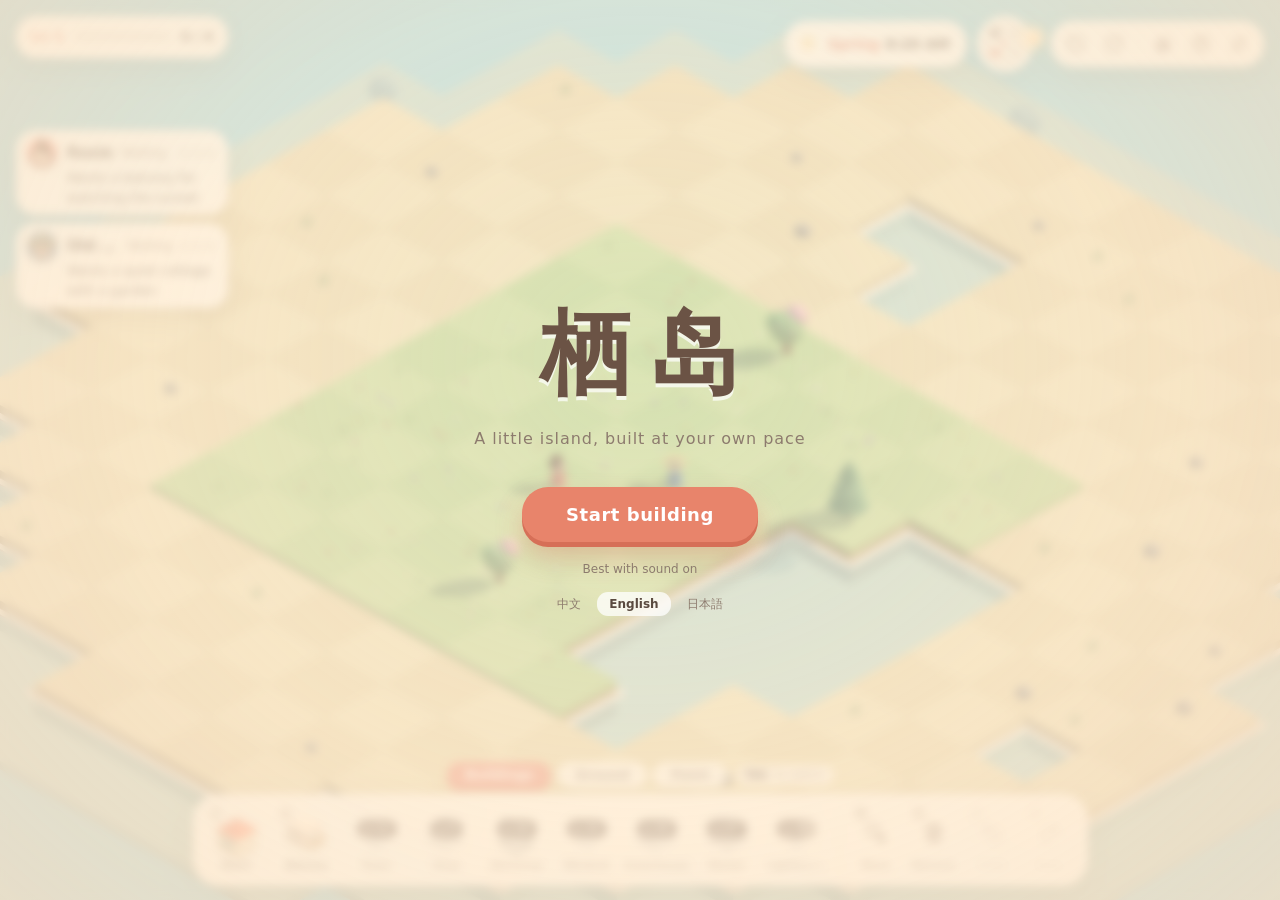
<file: index.html>
<!doctype html>
<html lang="zh-CN">
<head>
<meta charset="utf-8">
<meta name="viewport" content="width=device-width, initial-scale=1, maximum-scale=1, user-scalable=no, viewport-fit=cover">
<meta name="format-detection" content="telephone=no">
<meta name="theme-color" content="#84cfdd">
<title>栖岛</title>
<link rel="stylesheet" href="styles.css">
</head>
<body>
<canvas id="scene"></canvas>
<div id="vignette"></div>

<div id="ui">
  <div id="tags"></div>
  <section id="wishes"></section>
  <div class="panel" id="wish-detail" hidden></div>

  <div class="panel" id="prosper" data-i18n-title="top.prosper">
    <div class="pr-row">
      <span class="pr-lv" id="pr-lv"></span>
      <span class="pr-bar"><i id="pr-fill"></i></span>
      <span class="pr-num" id="pr-num"></span>
      <span class="pr-num" id="pr-num-s"></span>
      <span class="pr-delta" id="pr-delta"></span>
    </div>
    <div class="pr-next" id="pr-next"></div>
  </div>

  <section id="topbar">
    <div class="panel clock" id="clock">
      <span class="clock-icon" id="clock-icon"></span>
      <span class="clock-season" id="clock-season"></span>
      <span class="clock-text" id="clock-text"></span>
    </div>
    <div class="panel compass" id="compass" data-i18n-title="top.compass">
      <div class="dial" id="dial">
        <svg class="rose" viewBox="0 0 44 44" aria-hidden="true">
          <circle class="ring" cx="22" cy="22" r="21.4"/>
          <path class="ticks" d="M34.4 9.6l2.7-2.7M34.4 34.4l2.7 2.7M9.6 34.4l-2.7 2.7M9.6 9.6 6.9 6.9"/>
          <path class="s1" d="M22 29.6 19.5 22H22z"/><path class="s2" d="M22 29.6 24.5 22H22z"/>
          <path class="n1" d="M22 14.4 19.5 22H22z"/><path class="n2" d="M22 14.4 24.5 22H22z"/>
          <circle class="pin" cx="22" cy="22" r="1.2"/>
        </svg>
        <span class="n" data-i18n="compass.0"></span><span class="e" data-i18n="compass.1"></span><span class="s" data-i18n="compass.2"></span><span class="w" data-i18n="compass.3"></span>
        <i class="sky sun" id="sky-sun"><svg viewBox="0 0 16 16" aria-hidden="true"><circle cx="8" cy="8" r="3.2"/><path d="M8 1.4v1.7M8 12.9v1.7M1.4 8h1.7M12.9 8h1.7M3.3 3.3l1.2 1.2M11.5 11.5l1.2 1.2M3.3 12.7l1.2-1.2M11.5 4.5l1.2-1.2"/></svg></i>
        <i class="sky moon" id="sky-moon"><svg viewBox="0 0 24 24" aria-hidden="true"><path d="M19.6 14.9A8 8 0 1 1 9.1 4.4a6.5 6.5 0 0 0 10.5 10.5z"/><path d="M17.6 2.6l.9 2.1 2.1.9-2.1.9-.9 2.1-.9-2.1-2.1-.9 2.1-.9z"/></svg></i>
      </div>
    </div>
    <div class="panel pill">
      <button class="icon-btn" id="cam-left" data-i18n-title="top.camLeft"></button>
      <button class="icon-btn" id="cam-right" data-i18n-title="top.camRight"></button>
      <span class="sep"></span>
      <button class="icon-btn" id="btn-tags" data-i18n-title="top.tags"></button>
      <button class="icon-btn" id="btn-help" data-i18n-title="top.help"></button>
      <button class="icon-btn" id="btn-settings" data-i18n-title="top.settings"></button>
    </div>
  </section>

  <div class="panel" id="settings" hidden>
    <label><span class="s-icon" id="ico-music"></span><span data-i18n="set.music"></span><input type="range" id="vol-music" min="0" max="100" value="70"></label>
    <div class="s-row"><span class="s-icon"></span><span data-i18n="set.track"></span><select id="track"></select><button class="icon-btn mini" id="btn-next" data-i18n-title="music.next"></button></div>
    <div class="s-note" id="now-playing" hidden></div>
    <label><span class="s-icon" id="ico-sfx"></span><span data-i18n="set.sfx"></span><input type="range" id="vol-sfx" min="0" max="100" value="80"></label>
    <div class="s-row"><span class="s-icon" id="ico-fps"></span><span data-i18n="set.fps"></span><div class="seg" id="fps-seg"></div></div>
    <div class="s-note" id="fps-note" hidden></div>
    <label class="s-check"><input type="checkbox" id="show-fps"><span data-i18n="set.showFps"></span></label>
    <div class="s-row"><span class="s-icon" id="ico-quality"></span><span data-i18n="set.quality"></span><div class="seg" id="quality-seg"></div></div>
    <div class="s-row test-only" hidden><span class="s-icon" id="ico-season"></span><span data-i18n="set.season"></span><div class="seg" id="season-seg"></div></div>
    <div class="s-row test-only" hidden><span class="s-icon" id="ico-wx"></span><span data-i18n="set.wx"></span><div class="seg" id="wx-seg"></div></div>
    <div class="s-row"><span class="s-icon" id="ico-theme"></span><span data-i18n="set.theme"></span><select id="theme"></select></div>
    <div class="s-row phone-only"><span class="s-icon" id="ico-hand"></span><span data-i18n="set.hand"></span><div class="seg" id="hand-seg"></div></div>
    <div class="s-row"><span class="s-icon" id="ico-lang"></span><span data-i18n="set.lang"></span><select id="lang"></select></div>
    <div class="s-btns">
      <button class="text-btn plain" id="btn-backup" data-i18n="set.backup"></button>
      <button class="text-btn plain" id="btn-feedback" data-i18n="set.feedback" hidden></button>
      <button class="text-btn plain" id="btn-credits" data-i18n="set.credits"></button>
    </div>
    <button class="text-btn" id="btn-reset"></button>
  </div>
  <div id="shade"></div>

  <div id="bubbles"></div>
  <div id="hint"></div>
  <div id="toast"></div>
  <div id="fps" hidden></div>
  <div class="panel" id="tooltip"></div>
  <div class="panel" id="tutorial" hidden></div>
  <div class="panel" id="feedback" hidden>
    <h3 data-i18n="fb.title"></h3>
    <div class="seg" id="fb-kind"></div>
    <textarea id="fb-text" rows="5" data-i18n-ph="fb.text"></textarea>
    <input type="email" id="fb-contact" maxlength="120" autocomplete="email" data-i18n-ph="fb.contact">
    <p class="s-note" data-i18n="fb.note"></p>
    <div class="tut-foot"><span class="fb-msg" id="fb-msg"></span><button class="tut-skip" id="fb-cancel" data-i18n="fb.cancel"></button><button class="tut-next" id="fb-send" data-i18n="fb.send"></button></div>
  </div>
  <div class="panel" id="backup" hidden>
    <h3 data-i18n="bk.title"></h3>
    <div class="seg" id="bk-mode"><button data-mode="out" data-i18n="bk.out"></button><button data-mode="in" data-i18n="bk.in"></button></div>
    <p class="s-note" id="bk-note"></p>
    <textarea id="bk-text" rows="5" spellcheck="false" autocomplete="off" autocapitalize="off" autocorrect="off"></textarea>
    <div class="tut-foot"><span class="fb-msg" id="bk-msg"></span><button class="tut-skip" id="bk-close" data-i18n="cr.close"></button><button class="tut-next" id="bk-go"></button></div>
  </div>
  <div class="panel" id="credits" hidden>
    <h3 data-i18n="cr.title"></h3>
    <div class="cr-body" id="cr-body"></div>
    <div class="tut-foot"><span class="fb-msg" id="cr-ver"></span><button class="tut-next" id="cr-close" data-i18n="cr.close"></button></div>
  </div>
  <div class="panel" id="album" hidden>
    <h3><span data-i18n="al.title"></span><b id="al-count"></b></h3>
    <div class="al-grid" id="al-grid"></div>
    <div class="al-info" id="al-info"></div>
    <div class="tut-foot"><span class="fb-msg" id="al-note"></span><button class="tut-next" id="al-close" data-i18n="cr.close"></button></div>
  </div>
  <div id="scrim"></div>
  <div id="levelup"></div>

  <section id="toolbar-wrap">
    <div id="aimbar" hidden>
      <span id="aim-text"></span>
      <button class="aim-btn" id="aim-rot" data-i18n-title="aim.rot"></button>
      <button class="aim-btn ok" id="aim-ok"></button>
      <button class="aim-btn" id="aim-no" data-i18n-title="aim.no"></button>
    </div>
    <div id="people"></div>
    <div id="tabrow"><div id="tabs"></div><div id="cams"></div></div>
    <div class="panel" id="toolbar"><div id="tool-list"></div><span class="tb-sep"></span><div id="acts"></div></div>
  </section>
</div>

<div id="start">
  <div class="start-card">
    <h1 data-i18n="logo">栖岛</h1>
    <p class="sub" data-i18n="start.sub"></p>
    <button id="btn-start" data-i18n="start.btn"></button>
    <p class="tip" data-i18n="start.tip"></p>
    <div class="langs" id="start-langs"></div>
  </div>
</div>

<div id="fatal" hidden></div>

<script>
// 游戏的程序没能加载（断网、文件取不到、浏览器太旧）时给一句提示，免得停在只有标题的画面。
// 这时候语言文件也没加载，所以三种语言的提示直接写在这里。
function bootFail() {
  var el = document.getElementById('fatal');
  if (window.__booted || !el.hidden) return;
  var lang = (navigator.language || '').toLowerCase();
  el.dataset.boot = '1';
  el.textContent =
    lang.indexOf('zh') === 0
      ? '游戏没能加载出来。\n请检查网络后刷新页面；还是不行的话，换用最新版的 Chrome 或 Edge 试试。'
      : lang.indexOf('ja') === 0
        ? 'ゲームを読み込めませんでした。\n通信状況を確認して、ページを再読み込みしてください。それでも動かない場合は、最新版の Chrome か Edge でお試しください。'
        : "The game couldn't load.\nCheck your connection and refresh the page. If that doesn't help, try the latest Chrome or Edge.";
  el.hidden = false;
}
setTimeout(bootFail, 20000);
</script>
<script type="module" src="src/main.js" onerror="bootFail()"></script>
</body>
</html>
</file>
<file: styles.css>
:root {
  --ink: #5a4a40;
  --ink-soft: #8d7b6e;
  /* 下面这几样会跟着游戏里的昼夜变（ui.js 的 THEME）：纸面、填充用的底色、凸起的白、面板描边、表示变好和变差的字 */
  --paper-rgb: 255, 249, 238;
  --tint-rgb: 120, 90, 60;
  --raise-rgb: 255, 255, 255;
  --edge: rgba(255, 255, 255, 0.75);
  --good: #4f8a42;
  --warn: #b9543f;
  --paper: rgba(var(--paper-rgb), 0.9);
  --paper-solid: rgb(var(--paper-rgb));
  --line: rgba(var(--tint-rgb), 0.14);
  --accent: #e8846b;
  --accent-deep: #d66f57;
  --leaf: #79b56a;
  --gold: #f2c261;
  --bad: #d9705a;
  --shadow: 0 10px 28px rgba(90, 60, 40, 0.16), 0 2px 6px rgba(90, 60, 40, 0.08);
  --spring: cubic-bezier(0.34, 1.56, 0.64, 1);
  --tool: clamp(46px, 5.4vw, 66px);
  /* 设置面板的宽度和左边那列标签的宽度：各种语言的字数不一样 */
  --set-w: 236px;
  --set-label: 34px;
  font-family: "HarmonyOS Sans SC", "PingFang SC", "Microsoft YaHei UI", "Microsoft YaHei", "Noto Sans SC", sans-serif;
}
/* 英文和日文各用自己的字体；日文如果落到中文字体上，不少汉字的写法会不对 */
:root:lang(en) {
  --set-w: 272px;
  --set-label: 62px;
  font-family: "Segoe UI", system-ui, -apple-system, "Helvetica Neue", Arial, "PingFang SC", "Microsoft YaHei UI", "Microsoft YaHei", sans-serif;
}
:root:lang(ja) {
  --set-w: 262px;
  --set-label: 54px;
  font-family: "Hiragino Sans", "Yu Gothic UI", "Yu Gothic", "Meiryo", "Noto Sans JP", sans-serif;
}

* { box-sizing: border-box; margin: 0; padding: 0; }

html, body {
  height: 100%;
  overflow: hidden;
  background: #84cfdd;
  color: var(--ink);
  user-select: none;
  -webkit-user-select: none;
  font-size: 14px;
  line-height: 1.5;
}

/* 手机浏览器：整页不许被拖动、回弹、双击放大；长按不弹菜单，点按不闪灰块 */
body { position: fixed; width: 100%; overscroll-behavior: none; touch-action: manipulation; -webkit-tap-highlight-color: transparent; -webkit-touch-callout: none; -webkit-text-size-adjust: 100%; text-size-adjust: 100%; }
/* 整页禁了选字，输入框要单独放开，不然有的手机上点不进去 */
input, textarea { user-select: text; -webkit-user-select: text; }

button { font: inherit; color: inherit; border: 0; background: none; cursor: pointer; }
button:focus-visible, input:focus-visible { outline: 2px solid var(--accent); outline-offset: 2px; }

#scene { position: fixed; top: 0; right: 0; bottom: 0; left: 0; width: 100%; height: 100%; display: block; touch-action: none; cursor: default; }
#scene.grabbing { cursor: grabbing; }

#vignette {
  position: fixed; top: 0; right: 0; bottom: 0; left: 0; pointer-events: none;
  background: radial-gradient(ellipse at 50% 45%, transparent 58%, rgba(70, 45, 30, 0.2) 100%);
  transition: opacity 2s;
}

/* 界面避开刘海和底部的横条 */
#ui {
  position: fixed; top: 0; right: 0; bottom: 0; left: 0; pointer-events: none;
  top: env(safe-area-inset-top, 0px); right: env(safe-area-inset-right, 0px); bottom: env(safe-area-inset-bottom, 0px); left: env(safe-area-inset-left, 0px);
}

.panel {
  background: var(--paper);
  -webkit-backdrop-filter: blur(12px) saturate(1.2);
  backdrop-filter: blur(12px) saturate(1.2);
  border: 1px solid var(--edge);
  border-radius: 22px;
  box-shadow: var(--shadow);
  pointer-events: auto;
}

/* ---------- 居民愿望 ---------- */

/* 居民多了以后可以滚动；留出内边距，卡片的阴影才不会被裁掉 */
#wishes {
  position: absolute; left: 0; top: 0; display: flex; flex-direction: column; gap: 8px;
  width: min(344px, calc(44vw + 44px)); max-height: calc(100% - var(--tool) - 104px);
  padding: 16px 28px 30px 16px; overflow-y: auto; scrollbar-width: none;
}
#wishes::-webkit-scrollbar { display: none; }

.arrival {
  display: none; flex: none; order: 3; align-self: flex-start; align-items: center; gap: 8px; padding: 5px 12px; border-radius: 14px;
  font-size: 12px; color: var(--ink-soft); background: rgba(var(--paper-rgb), 0.8);
  -webkit-backdrop-filter: blur(8px); backdrop-filter: blur(8px); box-shadow: 0 3px 10px rgba(90, 60, 40, 0.1);
}
.arrival.show { display: flex; }
.arrival b { color: var(--ink); font-weight: 700; white-space: nowrap; }
.arrival.coming span { color: var(--good); animation: pulse 1.4s ease-in-out infinite; }
.arrival.coming span::after { content: "…"; }
/* 居民数这一颗同时是图鉴的入口：前面一本小册子；图鉴里新点亮了人时描一圈金边，打开看过就收起 */
.arrival { cursor: pointer; pointer-events: auto; }
.arrival .al-ico { flex: none; width: 15px; height: 15px; margin-right: -3px; color: var(--accent-deep); }
.arrival .al-ico svg { display: block; width: 100%; height: 100%; fill: none; stroke: currentColor; stroke-width: 2; stroke-linecap: round; stroke-linejoin: round; }
.arrival.fresh { box-shadow: 0 0 0 2px var(--gold); animation: fresh 1.3s ease-in-out infinite; }
@keyframes pulse { 50% { opacity: 0.45; } }

.wish {
  position: relative; flex: none;
  display: flex; gap: 12px; align-items: flex-start; padding: 12px 14px;
  background: var(--paper);
  -webkit-backdrop-filter: blur(12px) saturate(1.2);
  backdrop-filter: blur(12px) saturate(1.2);
  border: 1px solid var(--edge);
  border-radius: 20px; box-shadow: var(--shadow);
  pointer-events: auto; cursor: pointer; text-align: left; width: 100%;
  transition: transform 0.25s var(--spring);
}
.wish:hover { transform: translateY(-2px); }
.wish.celebrate { animation: celebrate 0.7s var(--spring); }
.wish.enter { animation: slide-in 0.7s var(--spring), glow 2.4s ease-out; }
@keyframes slide-in { from { opacity: 0; transform: translateX(-40px) scale(0.94); } }
@keyframes glow { 0%, 60% { box-shadow: var(--shadow), 0 0 0 3px var(--gold); } }

/* 已经满意的居民收成一行 */
.wish.compact { padding: 7px 14px 7px 10px; align-items: center; }
.wish.compact .avatar { width: 30px; height: 30px; }
.wish.compact .wish-text, .wish.compact .wish-need { display: none; }
.wish.compact:hover { align-items: flex-start; }
.wish.compact:hover .wish-text, .wish.compact:hover .wish-need { display: block; }
.wish.compact .wish-preview { right: 10px; top: 9px; }
@keyframes celebrate { 0% { transform: scale(1); } 35% { transform: scale(1.06) rotate(-1deg); } 100% { transform: scale(1); } }

.avatar {
  flex: none; width: 44px; height: 44px; border-radius: 50%;
  background: var(--c); display: grid; place-items: center; overflow: hidden;
  box-shadow: inset 0 -4px 0 rgba(0, 0, 0, 0.08), 0 2px 6px rgba(90, 60, 40, 0.18);
  transition: transform 0.3s var(--spring);
}
.avatar svg { width: 100%; height: 100%; display: block; }
.wish.up .avatar { transform: scale(1.12) rotate(-6deg); }
.wish.down .avatar { transform: scale(0.94) rotate(5deg); }

.wish-body { min-width: 0; flex: 1; }
.wish-top { display: flex; align-items: center; gap: 8px; }
.wish-top b { font-size: 15px; font-weight: 700; white-space: nowrap; }
.tier { font-size: 12px; color: var(--ink-soft); white-space: nowrap; }
.pips { display: flex; gap: 4px; margin-left: auto; }
.pips i { width: 9px; height: 9px; border-radius: 50%; background: rgba(var(--tint-rgb), 0.16); transition: background 0.3s, transform 0.3s var(--spring); }
.pips i.on { background: var(--gold); transform: scale(1.15); box-shadow: 0 0 0 2px rgba(242, 194, 97, 0.25); }
.wish-text { font-size: 13px; margin-top: 2px; }
.wish-need { font-size: 12px; color: var(--ink-soft); margin-top: 4px; }
.wish-need span { display: block; }
.wish-need span::before { content: "· "; }

/* 新想法：第四颗圆点和卡片上多出来的一行 */
.pips i.star { display: none; border-radius: 3px; transform: rotate(45deg) scale(0.82); }
.wish.has-bonus .pips i.star { display: block; }
.pips i.star.on { background: var(--accent); transform: rotate(45deg) scale(0.98); box-shadow: 0 0 0 2px rgba(232, 132, 107, 0.25); }
.wish-bonus { display: none; font-size: 12px; margin-top: 4px; color: var(--ink); }
.wish.has-bonus .wish-bonus { display: block; }
.wish-bonus em { font-style: normal; font-weight: 700; font-size: 11px; padding: 1px 7px; margin-right: 6px; border-radius: 8px; background: rgba(232, 132, 107, 0.18); color: var(--accent-deep); }
.wish.bonus-done .wish-bonus { color: var(--ink-soft); }
.wish.bonus-done .wish-bonus em { background: rgba(121, 181, 106, 0.2); color: var(--good); }
.wish.compact.bonus-done .wish-bonus { display: none; }
.wish.compact.bonus-done:hover .wish-bonus { display: block; }
/* 摆放预览：盖在卡片右上角，临时替换掉评价和圆点 */
.wish-preview {
  position: absolute; right: 12px; top: 11px; pointer-events: none;
  font-size: 12px; font-weight: 700; padding: 2px 9px; border-radius: 10px; white-space: nowrap;
  opacity: 0; transform: translateY(-4px); transition: opacity 0.15s, transform 0.25s var(--spring);
}
.wish.up .pips, .wish.down .pips, .wish.up .tier, .wish.down .tier { visibility: hidden; }
.wish.up .wish-preview { opacity: 1; transform: none; background: rgba(121, 181, 106, 0.2); color: var(--good); }
.wish.down .wish-preview { opacity: 1; transform: none; background: rgba(217, 112, 90, 0.18); color: var(--warn); }

/* 手机上点头像展开的愿望；电脑上卡片本身就是展开的，用不到 */
#wish-detail { display: none; }
#wish-detail.fade { opacity: 0; transition: opacity 0.9s; }
#pr-num-s { display: none; }

/* ---------- 繁荣度 ---------- */

#prosper {
  position: absolute; left: 50%; top: 16px; transform: translateX(-50%);
  padding: 8px 16px 9px; border-radius: 20px; width: max-content; max-width: min(430px, calc(100vw - 700px));
}
.pr-row { display: flex; align-items: center; gap: 10px; white-space: nowrap; }
.pr-lv { font-weight: 800; font-size: 14px; color: var(--accent-deep); }
.pr-bar { flex: 1; min-width: 90px; height: 9px; border-radius: 5px; background: rgba(var(--tint-rgb), 0.13); overflow: hidden; }
.pr-bar i { display: block; height: 100%; width: 0; border-radius: 5px; background: linear-gradient(90deg, var(--gold), var(--accent)); transition: width 0.6s var(--spring); }
.pr-num { font-size: 13px; font-weight: 700; font-variant-numeric: tabular-nums; }
.pr-delta { font-size: 12px; font-weight: 800; min-width: 0; padding: 0; border-radius: 9px; transition: opacity 0.15s; }
.pr-delta:empty { display: none; }
.pr-delta.pop { animation: delta-pop 1.9s ease-out both; }
@keyframes delta-pop {
  0% { opacity: 0; transform: translateY(7px) scale(0.7); }
  10% { opacity: 1; transform: translateY(-2px) scale(1.18); }
  18% { transform: none; }
  78% { opacity: 1; transform: none; }
  100% { opacity: 0; transform: translateY(-7px); }
}
.pr-delta.up { padding: 1px 7px; background: rgba(121, 181, 106, 0.22); color: var(--good); }
.pr-delta.down { padding: 1px 7px; background: rgba(217, 112, 90, 0.18); color: var(--warn); }
.pr-next { margin-top: 3px; font-size: 12px; color: var(--ink-soft); display: flex; flex-wrap: wrap; gap: 0 10px; }
.pr-next b { color: var(--ink); font-weight: 700; }
.pr-next span + span::before { content: "· "; }
#prosper.bump { animation: bump 0.5s var(--spring); }
@keyframes bump { 35% { transform: translateX(-50%) scale(1.06); } }

/* 升级提示 */
#levelup { position: absolute; top: 0; right: 0; bottom: 0; left: 0; display: grid; place-items: start center; padding-top: 86px; pointer-events: none; opacity: 0; visibility: hidden; transition: opacity 0.6s, visibility 0.6s; }
#levelup.show { opacity: 1; visibility: visible; }
.lu-card {
  text-align: center; padding: 14px 36px 16px; border-radius: 26px;
  background: rgba(var(--paper-rgb), 0.95); box-shadow: 0 18px 50px rgba(90, 60, 40, 0.28), 0 0 0 3px var(--gold);
}
#levelup.show .lu-card { animation: lu-in 0.7s var(--spring); }
@keyframes lu-in { from { transform: translateY(24px) scale(0.86); opacity: 0; } }
.lu-kicker { font-size: 12px; font-weight: 700; letter-spacing: 0.2em; color: var(--accent-deep); }
.lu-card h2 { font-size: 24px; font-weight: 800; letter-spacing: 0.08em; color: var(--ink); margin: 0 0 4px; }
.lu-card ul { list-style: none; font-size: 13px; color: var(--ink); display: flex; flex-wrap: wrap; justify-content: center; gap: 0 14px; max-width: 460px; }
.lu-card li { padding: 1px 0; }

/* ---------- 右上角 ---------- */

#topbar { position: absolute; right: 16px; top: 16px; display: flex; gap: 10px; align-items: center; }

.clock { display: flex; align-items: center; gap: 8px; padding: 0 16px 0 12px; height: 46px; font-weight: 700; font-variant-numeric: tabular-nums; }
.clock-icon { width: 22px; height: 22px; color: var(--gold); display: grid; }
.clock-icon.moon { color: #8f9ad0; }
.clock-season { margin-right: -2px; font-weight: 800; color: var(--accent-deep); }
/* 画质选"低"的时候，界面的毛玻璃效果也关掉：它在弱一些的显卡上很费 */
body.lowfx * { -webkit-backdrop-filter: none !important; backdrop-filter: none !important; }
.s-row.test-only[hidden] { display: none; }
/* 只在测试版出现的开关：名字单独一行，按钮在下面占满，英文的四个季节名才排得下 */
.s-row.test-only { flex-wrap: wrap; row-gap: 4px; }
.s-row.test-only > span:nth-child(2) { flex: 1; width: auto; }
.s-row.test-only .seg { flex: 0 0 100%; }

/* 指南针：表盘跟着镜头转，红针指北；太阳（夜里是月亮）骑在外圈上，东升西落 */
.compass { position: relative; z-index: 1; width: 56px; height: 56px; border-radius: 50%; padding: 0; display: grid; place-items: center; }
.dial { --rot: 0rad; --orbit: 29px; --sky-k: 1; position: relative; width: 44px; height: 44px; border-radius: 50%; font-size: 11px; color: var(--ink-soft); transform: rotate(var(--rot)); }
.dial span { position: absolute; width: 14px; height: 14px; line-height: 14px; text-align: center; transform: rotate(calc(var(--rot) * -1)); }
.dial .n { left: 15px; top: 1px; color: var(--ink); font-weight: 700; }
.dial .s { left: 15px; bottom: 1px; opacity: 0.7; }
.dial .e { right: 1px; top: 15px; opacity: 0.7; }
.dial .w { left: 1px; top: 15px; color: var(--accent-deep); font-weight: 700; }
.rose { position: absolute; inset: 0; width: 100%; height: 100%; overflow: visible; }
.rose .ring { fill: rgba(var(--tint-rgb), 0.05); stroke: rgba(var(--tint-rgb), 0.16); stroke-width: 1; }
.rose .ticks { fill: none; stroke: rgba(var(--tint-rgb), 0.3); stroke-width: 1.2; stroke-linecap: round; }
.rose .n1 { fill: var(--accent); }
.rose .n2 { fill: var(--accent-deep); }
.rose .s1 { fill: rgba(var(--tint-rgb), 0.2); }
.rose .s2 { fill: rgba(var(--tint-rgb), 0.34); }
.rose .pin { fill: var(--paper-solid); }
.sky {
  --a: 0rad; position: absolute; left: 50%; top: 50%; width: 18px; height: 18px; margin: -9px 0 0 -9px; border-radius: 50%;
  display: grid; place-items: center; background: var(--paper-solid); opacity: 0; pointer-events: none; transition: opacity 0.9s;
  transform: rotate(var(--a)) translateY(calc(var(--orbit) * -1)) rotate(calc(var(--a) * -1 - var(--rot))) scale(var(--sky-k));
}
.sky.on { opacity: 1; }
.sky svg { width: 13px; height: 13px; fill: currentColor; }
.sky.sun { color: #f0a52e; box-shadow: 0 0 0 1px rgba(240, 165, 46, 0.35), 0 0 8px 2px rgba(242, 194, 97, 0.6); }
.sky.sun path { fill: none; stroke: currentColor; stroke-width: 1.5; stroke-linecap: round; }
.sky.moon { color: #8f9ad0; box-shadow: 0 0 0 1px rgba(143, 154, 208, 0.4), 0 0 8px 2px rgba(150, 165, 235, 0.45); }
.sky.moon svg { width: 12px; height: 12px; }

.pill { display: flex; align-items: center; gap: 2px; padding: 4px 6px; height: 46px; }
.pill .sep { width: 1px; height: 20px; background: var(--line); margin: 0 4px; }
.icon-btn { width: 36px; height: 36px; border-radius: 12px; display: grid; place-items: center; color: var(--ink-soft); transition: background 0.15s, transform 0.2s var(--spring), color 0.15s; }
.icon-btn svg, .clock-icon svg, .s-icon svg { width: 20px; height: 20px; fill: none; stroke: currentColor; stroke-width: 2; stroke-linecap: round; stroke-linejoin: round; }
.icon-btn:hover { background: rgba(232, 132, 107, 0.14); color: var(--accent-deep); transform: translateY(-1px); }
.icon-btn:active { transform: scale(0.9); }
.icon-btn.on { background: rgba(232, 132, 107, 0.2); color: var(--accent-deep); }

#settings { position: absolute; right: 16px; top: 72px; padding: 14px 16px; display: flex; flex-direction: column; gap: 12px; width: var(--set-w); }
#settings[hidden] { display: none; }
#settings { z-index: 4; }
/* 设置开着的时候垫一层看不见的幕：点设置以外的地方就把它关掉，这一下不会落到小岛上 */
#shade { display: none; position: fixed; top: 0; right: 0; bottom: 0; left: 0; z-index: 3; pointer-events: auto; }
#settings:not([hidden]) ~ #shade { display: block; }
/* 只在手机版式里出现的设置项 */
.s-row.phone-only { display: none; }
#settings label { display: flex; align-items: center; gap: 8px; font-size: 13px; }
#settings label span:nth-child(2) { flex: none; width: var(--set-label); }
.s-icon { display: grid; flex: none; width: 20px; color: var(--ink-soft); }
input[type="range"] { flex: 1; min-width: 0; height: 22px; accent-color: var(--accent); cursor: pointer; }
.s-row { display: flex; align-items: center; gap: 8px; font-size: 13px; }
.s-row > span:nth-child(2) { flex: none; width: var(--set-label); }
#settings select {
  flex: 1; min-width: 0; height: 26px; padding: 0 6px; border: 0; border-radius: 9px; font: inherit; font-size: 12px; color: var(--ink);
  background: rgba(var(--tint-rgb), 0.08); cursor: pointer;
}
#settings select option { background: rgb(var(--paper-rgb)); color: var(--ink); }
#settings select:focus-visible { outline: 2px solid var(--accent); outline-offset: 2px; }
.icon-btn.mini { flex: none; width: 26px; height: 26px; border-radius: 9px; }
.icon-btn.mini svg { width: 16px; height: 16px; }
.icon-btn:disabled { opacity: 0.35; cursor: default; transform: none; background: none; }
.seg { flex: 1; display: flex; padding: 2px; border-radius: 11px; background: rgba(var(--tint-rgb), 0.08); }
.seg button { flex: 1; padding: 4px 0; border-radius: 9px; font-size: 12px; font-weight: 700; color: var(--ink-soft); font-variant-numeric: tabular-nums; transition: background 0.15s, color 0.15s; }
.seg button:hover { color: var(--accent-deep); }
.seg button.on { background: var(--accent); color: #fff; }
.s-note { margin-top: -6px; font-size: 11.5px; line-height: 1.5; color: var(--ink-soft); }
.s-note[hidden] { display: none; }
#settings .s-check { cursor: pointer; }
#settings label.s-check span:nth-child(2) { width: auto; }
#settings .s-check input { width: 15px; height: 15px; margin: 0 3px 0 2px; accent-color: var(--accent); cursor: pointer; }
#fps { position: absolute; right: 14px; bottom: 12px; padding: 3px 9px; border-radius: 9px; background: rgba(60, 45, 35, 0.55); color: #fff; font-size: 12px; font-variant-numeric: tabular-nums; line-height: 1.45; white-space: pre; pointer-events: none; }
#fps[hidden] { display: none; }
.text-btn { align-self: flex-start; padding: 6px 14px; border-radius: 12px; background: rgba(var(--tint-rgb), 0.08); font-size: 13px; transition: background 0.15s; }
.text-btn:hover { background: rgba(217, 112, 90, 0.18); }
.text-btn.confirm { background: var(--bad); color: #fff; }
.text-btn.plain:hover { background: rgba(var(--tint-rgb), 0.16); }
.s-btns { display: flex; flex-wrap: wrap; gap: 8px; }

/* ---------- 反馈与建议 ---------- */

#feedback, #credits, #backup { position: absolute; left: 50%; top: 50%; transform: translate(-50%, -50%); width: min(400px, calc(100vw - 32px)); max-height: calc(100% - 32px); overflow-y: auto; padding: 16px 18px 14px; display: flex; flex-direction: column; gap: 10px; animation: pop-in 0.3s var(--spring); z-index: 6; background: rgba(var(--paper-rgb), 0.97); }
#feedback[hidden], #credits[hidden], #backup[hidden] { display: none; }
/* 弹窗后面的暗幕：挡住工具栏和小岛，点一下暗幕就关掉弹窗 */
#scrim { display: none; position: fixed; top: 0; right: 0; bottom: 0; left: 0; z-index: 5; background: rgba(40, 30, 26, 0.38); pointer-events: auto; animation: fade-in 0.2s; }
#feedback:not([hidden]) ~ #scrim, #credits:not([hidden]) ~ #scrim, #backup:not([hidden]) ~ #scrim { display: block; }
@keyframes fade-in { from { opacity: 0; } }
@keyframes pop-in { from { opacity: 0; transform: translate(-50%, calc(-50% + 14px)); } to { opacity: 1; transform: translate(-50%, -50%); } }
#feedback h3, #credits h3, #backup h3 { font-size: 16px; }
#feedback textarea, #feedback input, #backup textarea {
  width: 100%; padding: 8px 10px; border: 0; border-radius: 12px; font: inherit; font-size: 13px; line-height: 1.6; color: var(--ink);
  background: rgba(var(--tint-rgb), 0.08);
}
#feedback textarea { min-height: 96px; max-height: 40vh; resize: vertical; }
#feedback textarea::placeholder, #feedback input::placeholder, #backup textarea::placeholder { color: var(--ink-soft); opacity: 0.75; }
#feedback textarea:focus-visible, #feedback input:focus-visible, #backup textarea:focus-visible { outline: 2px solid var(--accent); outline-offset: 1px; }
#feedback .s-note, #backup .s-note { margin-top: -2px; }
#feedback .tut-foot, #credits .tut-foot, #backup .tut-foot { margin-top: 2px; }
.fb-msg { flex: 1; min-width: 0; margin-right: auto; font-size: 12.5px; line-height: 1.4; color: var(--ink-soft); }
.fb-msg.bad { color: var(--bad); }
#fb-kind.ask { outline: 2px solid var(--bad); outline-offset: 1px; }
#fb-send:disabled { opacity: 0.55; cursor: default; transform: none; }

/* ---------- 存档备份 ---------- */

/* 存档是一长串字母数字：小一号、等宽、到边就折行 */
#backup textarea { height: 118px; resize: none; font-family: ui-monospace, Consolas, Menlo, monospace; font-size: 12px; line-height: 1.5; word-break: break-all; }
#backup .seg { flex: none; }
#backup .seg button { padding: 5px 0; font-size: 13px; }
/* 提示单独占一行，按钮在它下面靠右：换成日文、英文时句子长，挤在按钮旁边会折成三四行 */
#backup .tut-foot { flex-wrap: wrap; justify-content: flex-end; row-gap: 8px; }
#backup .fb-msg { flex: 0 0 100%; min-height: 1.4em; }

/* ---------- 制作与鸣谢 ---------- */

#credits { width: min(360px, calc(100vw - 32px)); }
.cr-body { display: flex; flex-direction: column; gap: 6px; font-size: 13px; }
.cr-body h4 { margin-top: 4px; font-size: 12px; font-weight: 700; color: var(--ink-soft); }
.cr-list { list-style: none; display: grid; gap: 2px; }
.cr-list li { display: flex; justify-content: space-between; gap: 12px; }
.cr-list a { color: var(--ink); text-decoration: underline; text-decoration-color: rgba(var(--tint-rgb), 0.35); text-underline-offset: 3px; }
.cr-list a:hover { color: var(--accent-deep); }
.cr-list span { flex: none; color: var(--ink-soft); }
.cr-body .s-note { margin-top: 0; }

/* 图鉴：所有可能来岛上的人。住下的、来做客玩尽兴的点亮；没见过的只有一个剪影 */
#album { position: absolute; left: 50%; top: 50%; transform: translate(-50%, -50%); width: min(540px, calc(100vw - 24px)); max-height: calc(100% - 32px); padding: 16px 16px 14px; display: flex; flex-direction: column; gap: 10px; animation: pop-in 0.3s var(--spring); z-index: 6; background: rgba(var(--paper-rgb), 0.97); }
#album[hidden] { display: none; }
#album:not([hidden]) ~ #scrim { display: block; }
#album h3 { display: flex; align-items: baseline; gap: 10px; padding: 0 2px; font-size: 16px; }
#album h3 b { font-size: 13px; font-weight: 700; color: var(--ink-soft); }
#album h3 b.full { color: var(--good); }
.al-grid { flex: 1 1 auto; min-height: 120px; display: grid; grid-template-columns: repeat(auto-fill, minmax(62px, 1fr)); gap: 2px; overflow-y: auto; overscroll-behavior: contain; -webkit-overflow-scrolling: touch; padding: 3px; }
.al-cell { display: flex; flex-direction: column; align-items: center; gap: 4px; min-width: 0; padding: 7px 2px 5px; border-radius: 14px; color: var(--ink); transition: background 0.15s; }
.al-cell:hover, .al-cell.sel { background: rgba(var(--tint-rgb), 0.09); }
.al-cell.sel { box-shadow: inset 0 0 0 1.5px rgba(var(--tint-rgb), 0.3); }
.al-cell span { max-width: 100%; overflow: hidden; text-overflow: ellipsis; white-space: nowrap; font-size: 11.5px; line-height: 1.2; }
.al-cell.vis .avatar { box-shadow: 0 0 0 2px #4a9790; }
.al-cell.now .avatar { opacity: 0.5; filter: saturate(0.35); }
.al-cell.off .avatar { background: rgba(var(--tint-rgb), 0.1); box-shadow: none; }
.al-cell.off .avatar svg { filter: brightness(0); opacity: 0.24; }
.al-cell.off span, .al-cell.now span { color: var(--ink-soft); }
.al-info { flex: none; min-height: 58px; padding: 8px 12px 9px; border-radius: 12px; background: rgba(var(--tint-rgb), 0.07); font-size: 13px; line-height: 1.5; }
.al-info b { margin-right: 8px; font-size: 14px; }
.al-info em { font-style: normal; font-size: 12px; font-weight: 700; color: var(--ink-soft); }
.al-info em.res { color: var(--accent-deep); }
.al-info em.vis { color: #3f8f88; }
.al-info p { color: var(--ink-soft); }

/* ---------- 工具栏 ---------- */

#toolbar-wrap { position: absolute; left: 0; right: 0; bottom: 14px; display: flex; flex-direction: column; align-items: center; gap: 6px; padding: 0 10px; }

/* 工具栏上面的分页 */
#people { display: none; }
#tabrow { display: flex; align-items: center; }
#cams { display: none; }
#tabs { display: flex; align-items: center; gap: 6px; pointer-events: auto; }
.tab {
  position: relative; padding: 3px 18px; border-radius: 13px; font-size: 13px; font-weight: 700; color: var(--ink-soft);
  background: rgba(var(--paper-rgb), 0.82); box-shadow: 0 3px 10px rgba(90, 60, 40, 0.12);
  -webkit-backdrop-filter: blur(8px); backdrop-filter: blur(8px);
  transition: transform 0.2s var(--spring), background 0.15s, color 0.15s;
}
.tab:hover { transform: translateY(-1px); color: var(--ink); }
.tab.on { background: var(--accent); color: #fff; box-shadow: 0 3px 0 var(--accent-deep); }
.tab .dot { display: none; position: absolute; right: 5px; top: 3px; width: 7px; height: 7px; border-radius: 50%; background: var(--gold); box-shadow: 0 0 0 2px #fff; }
.tab.fresh .dot { display: block; animation: pulse 1.2s ease-in-out infinite; }
/* 这行小字直接压在小岛上：垫一块纸面，界面是深色而场景是白天（或者反过来）时也看得清 */
.tab-tip { font-size: 11px; color: var(--ink-soft); margin-left: 4px; padding: 2px 8px 2px 3px; border-radius: 9px; background: rgba(var(--paper-rgb), 0.82); }
.tab-tip kbd { font: inherit; font-weight: 700; padding: 0 5px; border-radius: 5px; color: var(--ink); background: rgba(var(--tint-rgb), 0.12); }
#toolbar { display: flex; align-items: flex-end; gap: 4px; padding: 8px 10px; border-radius: 26px; max-width: 100%; }
#tool-list, #acts { display: flex; align-items: flex-end; gap: 4px; }

.tool {
  position: relative; width: var(--tool); padding: 4px 0 5px; border-radius: 16px;
  display: flex; flex-direction: column; align-items: center; gap: 0;
  transition: transform 0.22s var(--spring), background 0.15s, box-shadow 0.2s;
}
.tool img { width: calc(var(--tool) - 14px); height: calc(var(--tool) - 14px); display: block; pointer-events: none; filter: drop-shadow(0 3px 3px rgba(90, 60, 40, 0.18)); transition: transform 0.22s var(--spring); }
.tool .name { font-size: 12px; line-height: 1.2; white-space: nowrap; max-width: 100%; overflow: hidden; text-overflow: ellipsis; }
/* 英文的名字长：字号小一点，按钮窄的时候放不下就省略，鼠标移上去的提示里有全名 */
:lang(en) .tool .name { font-size: 11px; letter-spacing: -0.02em; }
:lang(ja) .tool .name { font-size: 11px; }
.tool .key {
  position: absolute; left: 4px; top: 3px; min-width: 16px; height: 16px; padding: 0 4px; border-radius: 6px;
  font-size: 10px; line-height: 16px; text-align: center; color: var(--ink-soft); background: rgba(var(--tint-rgb), 0.1);
}
.tool[hidden] { display: none; }
.tool .need { display: none; }
/* 还没解锁的模块：灰掉，中间标出需要的繁荣度 */
.tool.locked img { filter: grayscale(1) opacity(0.32); }
.tool.locked .key { visibility: hidden; }
/* 一页里第十个以后的没有数字键 */
.tool .key:empty { display: none; }
.tool.locked .name { color: var(--ink-soft); }
.tool.locked .need {
  position: absolute; left: 50%; top: calc(var(--tool) * 0.26); transform: translateX(-50%);
  display: flex; align-items: center; gap: 2px; padding: 1px 7px 1px 5px; border-radius: 10px;
  background: rgba(90, 70, 60, 0.82); color: #fff8ec; font-size: 11px; font-weight: 700;
}
.tool.locked .need svg { width: 11px; height: 11px; fill: none; stroke: currentColor; stroke-width: 2.4; stroke-linecap: round; stroke-linejoin: round; }
.tool.locked .need em { font-style: normal; }
.tool.locked:hover img { transform: none; }
.tool.fresh { box-shadow: 0 0 0 2px var(--gold); animation: fresh 1.3s ease-in-out infinite; }
@keyframes fresh { 50% { box-shadow: 0 0 0 2px var(--gold), 0 0 14px 3px rgba(242, 194, 97, 0.7); } }
.tool:hover { transform: translateY(-3px); background: rgba(var(--raise-rgb), 0.7); }
.tool:hover img { transform: scale(1.08); }
.tool:active { transform: translateY(0) scale(0.94); }
.tool.on { transform: translateY(-8px); background: rgb(var(--raise-rgb)); box-shadow: 0 6px 14px rgba(214, 111, 87, 0.28), 0 0 0 2px var(--accent); }
.tool.on .key { background: var(--accent); color: #fff; }
.tool.on img { transform: scale(1.1); }

.tb-sep { width: 1px; align-self: stretch; margin: 6px 5px; background: var(--line); }
.tool.act { width: calc(var(--tool) - 12px); color: var(--ink-soft); }
.tool.act .glyph { width: calc(var(--tool) - 14px); height: calc(var(--tool) - 14px); display: grid; place-items: center; }
.tool.act svg { width: 46%; height: 46%; fill: none; stroke: currentColor; stroke-width: 2; stroke-linecap: round; stroke-linejoin: round; }
.tool.act:disabled { opacity: 0.35; cursor: default; transform: none; background: none; }
.tool.act.on { color: var(--bad); box-shadow: 0 6px 14px rgba(217, 112, 90, 0.28), 0 0 0 2px var(--bad); }
.tool.act.on .key { background: var(--bad); }
.tool.act[data-id="move"].on { color: var(--accent-deep); box-shadow: 0 6px 14px rgba(214, 111, 87, 0.28), 0 0 0 2px var(--accent); }
.tool.act[data-id="move"].on .key { background: var(--accent); }

/* 工具栏上方的那一条：现在该怎么做，加上转向、确认、取消。触屏上摆放、拆除、搬动都用；电脑上只有搬动用 */
#aimbar {
  display: flex; align-items: center; gap: 6px; max-width: 100%; min-height: 40px; padding: 4px 5px 4px 14px; border-radius: 20px;
  background: rgba(var(--paper-rgb), 0.96); box-shadow: 0 4px 14px rgba(90, 60, 40, 0.2); pointer-events: auto; font-size: 13px; font-weight: 700;
}
#aimbar[hidden] { display: none; }
#aimbar { transition: opacity 0.15s; }
#aimbar.plain { pointer-events: none; }
#aimbar.fade { opacity: 0; transition: opacity 0.9s; }
#aim-text { flex: 1; min-width: 0; padding-right: 4px; line-height: 1.35; }
#aimbar.bad #aim-text { color: var(--warn); }
.aim-btn { flex: none; display: inline-flex; align-items: center; justify-content: center; gap: 4px; height: 34px; min-width: 36px; padding: 0 8px; border-radius: 14px; background: rgba(var(--tint-rgb), 0.1); color: var(--ink); }
.aim-btn[hidden] { display: none; }
.aim-btn svg { width: 18px; height: 18px; fill: none; stroke: currentColor; stroke-width: 2.2; stroke-linecap: round; stroke-linejoin: round; }
.aim-btn.ok { padding: 0 13px 0 10px; background: var(--accent); color: #fff; box-shadow: 0 2px 0 var(--accent-deep); }
.aim-btn:active { transform: translateY(1px); }
#aimbar.bad .aim-btn.ok { background: rgba(var(--tint-rgb), 0.16); color: var(--ink-soft); box-shadow: none; }

#tooltip {
  position: absolute; bottom: 0; left: 0; padding: 9px 14px; border-radius: 16px; max-width: 250px; pointer-events: none;
  opacity: 0; transform: translateY(6px); transition: opacity 0.14s, transform 0.2s var(--spring);
}
#tooltip.show { opacity: 1; transform: none; }
#tooltip b { display: block; font-size: 14px; }
#tooltip span { font-size: 12px; color: var(--ink-soft); }
#tooltip .how { display: block; margin-top: 3px; font-weight: 700; color: var(--accent-deep); }
/* 触屏上的说明气泡会盖在头像那一排上面：要压得住，淡出慢一点 */
body.touch #tooltip { z-index: 2; max-width: min(320px, calc(100% - 16px)); background: rgba(var(--paper-rgb), 0.97); transition: opacity 0.5s, transform 0.2s var(--spring); }
body.touch #tooltip.show { transition: opacity 0.14s, transform 0.2s var(--spring); }
#aim-text:empty { display: none; }

/* ---------- 提示 ---------- */

#hint {
  position: absolute; left: 0; top: 0; padding: 3px 10px; border-radius: 11px; font-size: 12px; font-weight: 700; white-space: nowrap;
  background: rgba(var(--paper-rgb), 0.94); box-shadow: 0 3px 10px rgba(90, 60, 40, 0.18);
  opacity: 0; transition: opacity 0.12s; will-change: transform;
}
#hint.show { opacity: 1; }
#hint.bad { background: var(--bad); color: #fff; }

#toast {
  position: absolute; left: 50%; bottom: calc(var(--tool) + 98px); transform: translate(-50%, 8px); padding: 8px 18px; border-radius: 18px;
  background: rgba(90, 70, 60, 0.9); color: #fff8ec; font-size: 13px; width: max-content; max-width: calc(100vw - 32px); text-align: center;
  opacity: 0; transition: opacity 0.2s, transform 0.3s var(--spring);
}
#toast.show { opacity: 1; transform: translate(-50%, 0); }

.bubble {
  position: absolute; left: 0; top: 0; max-width: 220px; padding: 8px 13px; border-radius: 16px 16px 16px 4px;
  background: rgb(var(--paper-rgb)); box-shadow: 0 6px 16px rgba(90, 60, 40, 0.2); font-size: 13px;
  opacity: 0; transition: opacity 0.2s; will-change: transform; pointer-events: none;
}
.bubble.show { opacity: 1; }

/* 房子上的住户标签：头像的圆心对准那一层楼的正中。near：鼠标指着或点中的那一户，放大并带上名字 */
#tags { position: absolute; left: 0; top: 0; pointer-events: none; }
.tag { position: absolute; left: -14px; top: -14px; display: flex; align-items: center; gap: 7px; opacity: 0; transition: opacity 0.18s; will-change: transform; }
.tag.show { opacity: 1; }
.tag.near { z-index: 1; }
.tag .avatar { width: 28px; height: 28px; box-shadow: 0 0 0 2px rgb(var(--paper-rgb)), 0 2px 7px rgba(60, 40, 30, 0.35); }
.tag.near .avatar { transform: scale(1.1); }
.tag b { display: none; padding: 2px 9px; border-radius: 11px; background: rgb(var(--paper-rgb)); box-shadow: 0 3px 10px rgba(90, 60, 40, 0.2); font-size: 12px; white-space: nowrap; }
.tag.near b { display: block; }
.wish.peek { box-shadow: var(--shadow), 0 0 0 2px var(--accent); }

/* 旅客的卡片：青绿色的细边、头像外面一圈青绿（手机上卡片只剩头像，靠这一圈认），只有两个心愿所以只留两颗圆点 */
.wish.guest { border-color: rgba(74, 151, 144, 0.7); }
.wish.guest .avatar { box-shadow: 0 0 0 2px #4a9790; }
.wish.guest .tier { color: #3f8f88; font-weight: 700; }
.wish.guest .pips i:nth-child(n + 3), #wish-detail.guest .pips i:nth-child(n + 3) { display: none; }
.bubble b { color: var(--accent-deep); margin-right: 6px; }

/* ---------- 新手提示 ---------- */

#tutorial { position: absolute; left: 50%; bottom: calc(var(--tool) + 104px); transform: translateX(-50%); width: min(380px, 92vw); padding: 16px 18px 14px; animation: rise 0.4s var(--spring); }
#tutorial[hidden] { display: none; }
@keyframes rise { from { opacity: 0; transform: translate(-50%, 14px); } to { opacity: 1; transform: translate(-50%, 0); } }
#tutorial h3 { font-size: 16px; margin-bottom: 4px; }
#tutorial p { font-size: 13px; color: var(--ink-soft); min-height: 40px; }
#tutorial kbd { display: inline-block; min-width: 20px; padding: 0 5px; border-radius: 6px; background: rgba(var(--tint-rgb), 0.12); font: inherit; font-weight: 700; color: var(--ink); text-align: center; }
.tut-foot { display: flex; align-items: center; gap: 10px; margin-top: 10px; }
.dots { display: flex; gap: 5px; margin-right: auto; }
.dots i { width: 7px; height: 7px; border-radius: 50%; background: rgba(var(--tint-rgb), 0.18); }
.dots i.on { background: var(--accent); }
.tut-skip { font-size: 13px; color: var(--ink-soft); padding: 6px 10px; border-radius: 10px; }
.tut-skip:hover { background: rgba(var(--tint-rgb), 0.08); }
.tut-next { padding: 7px 18px; border-radius: 14px; background: var(--accent); color: #fff; font-weight: 700; box-shadow: 0 3px 0 var(--accent-deep); transition: transform 0.15s var(--spring); }
.tut-next:hover { transform: translateY(-1px); }
.tut-next:active { transform: translateY(2px); box-shadow: none; }

/* ---------- 开始画面 ---------- */

#start {
  --ink: #5a4a40; --ink-soft: #8d7b6e; color: var(--ink);
  position: fixed; top: 0; right: 0; bottom: 0; left: 0; display: grid; place-items: center;
  background: radial-gradient(ellipse at 50% 40%, rgba(255, 246, 228, 0.5), rgba(255, 232, 205, 0.82));
  -webkit-backdrop-filter: blur(5px); backdrop-filter: blur(5px);
  transition: opacity 0.7s, visibility 0.7s;
}
#start.gone { opacity: 0; visibility: hidden; pointer-events: none; }
.start-card { text-align: center; animation: float 5s ease-in-out infinite; }
@keyframes float { 50% { transform: translateY(-6px); } }
.start-card h1 { font-size: clamp(54px, 9vw, 92px); letter-spacing: 0.18em; margin-right: -0.18em; font-weight: 800; color: #6b5345; text-shadow: 0 4px 0 rgba(255, 255, 255, 0.7); }
.start-card .sub { font-size: 16px; letter-spacing: 0.3em; margin-right: -0.3em; color: var(--ink-soft); margin-top: 4px; }
#btn-start {
  margin-top: 36px; padding: 14px 44px; border-radius: 26px; font-size: 18px; font-weight: 700; letter-spacing: 0.1em;
  background: var(--accent); color: #fff; box-shadow: 0 5px 0 var(--accent-deep), 0 14px 26px rgba(214, 111, 87, 0.35);
  transition: transform 0.2s var(--spring), box-shadow 0.2s;
}
#btn-start:hover { transform: translateY(-3px) scale(1.03); }
#btn-start:active { transform: translateY(3px); box-shadow: 0 2px 0 var(--accent-deep); }
.start-card .tip { margin-top: 18px; font-size: 12px; color: var(--ink-soft); }
#btn-start:empty { visibility: hidden; }
:lang(en) .start-card .sub { letter-spacing: 0.06em; margin-right: 0; }
:lang(ja) .start-card .sub { letter-spacing: 0.14em; margin-right: -0.14em; }
:lang(en) #btn-start { letter-spacing: 0.03em; }
.langs { margin-top: 14px; display: flex; justify-content: center; gap: 4px; }
.langs button { padding: 3px 12px; border-radius: 11px; font-size: 12px; color: var(--ink-soft); transition: background 0.15s, color 0.15s; }
.langs button:hover { background: rgba(255, 255, 255, 0.5); color: var(--ink); }
.langs button.on { background: rgba(255, 255, 255, 0.75); color: var(--ink); font-weight: 700; }

#fatal { position: fixed; top: 0; right: 0; bottom: 0; left: 0; display: grid; place-items: center; padding: 24px; background: #fff9ee; color: #5a4a40; text-align: center; white-space: pre-wrap; }
#fatal[hidden] { display: none; }

@media (max-width: 820px) {
  .tool .name { display: none; }
  .tab-tip { display: none; }
  #wishes { width: min(294px, calc(56vw + 44px)); }
  .wish-need { display: none; }
  .clock-text { display: none; }
  .clock { padding: 0 12px; }
}

/* ---------- 电脑版式（手机版式以外的窗口）：左上角是小岛等级，下面一列收窄的居民卡片，
   光标指上去才展开；这一列可以一直排到屏幕底部 ---------- */

@media (min-width: 701px) and (min-height: 501px) {
  :root { --wish-w: 212px; --wish-open: 300px; }

  /* 小岛等级：平时只有等级、进度条和数字；指上去才写出下一级会带来什么 */
  #prosper { left: 16px; top: 16px; transform: none; z-index: 3; width: var(--wish-w); max-width: none; padding: 9px 14px 10px; }
  /* 展开时往右长，尽量只多出一行，免得盖住下面的居民数 */
  #prosper:hover { width: max-content; min-width: var(--wish-w); max-width: calc(100vw - 32px); }
  #prosper.bump { animation: bump-s 0.5s var(--spring); }
  .pr-bar { min-width: 30px; }
  #pr-num, .pr-next { display: none; }
  #pr-num-s { display: inline; }
  #prosper:hover #pr-num { display: inline; }
  #prosper:hover #pr-num-s { display: none; }
  #prosper:hover .pr-next { display: flex; }
  .pr-delta { position: absolute; right: -6px; top: -9px; box-shadow: 0 2px 6px rgba(90, 60, 40, 0.2); }
  .pr-delta.up { background: #e2f0da; color: #4f8a42; }
  .pr-delta.down { background: #f8ddd5; color: #b9543f; }

  /* 居民数：钉在小岛等级下面，和它隔开一段（等级展开时正好落在这段空当里）；不跟着卡片滚动。
     后面那句说明收起来，光标指上去才浮现；有新居民在路上时，留一个一闪一闪的小绿点 */
  #wishes .arrival { position: fixed; left: 16px; top: 86px; margin: 0; }
  #wishes .arrival span { display: none; }
  #wishes .arrival.coming::after { content: ""; width: 7px; height: 7px; border-radius: 50%; background: var(--good); animation: pulse 1.4s ease-in-out infinite; }

  /* 这一列本身不挡鼠标（#ui 上关掉了），所以可以留出展开后的宽度；卡片展开时盖在工具栏上面 */
  #wishes { top: 126px; z-index: 2; width: calc(var(--wish-open) + 44px); max-height: calc(100% - 230px - var(--tool)); padding-top: 4px; }
  .wish, .wish.compact { width: var(--wish-w); padding: 7px 12px 7px 10px; gap: 10px; align-items: flex-start; }
  .wish:hover { width: var(--wish-open); }
  .wish .avatar { width: 30px; height: 30px; }
  .wish-top { min-height: 30px; }
  .wish-top b { min-width: 0; overflow: hidden; text-overflow: ellipsis; }
  .wish .tier { flex: none; }
  .wish .wish-text { margin-top: 0; }
  .wish .wish-need { display: none; }
  .wish:hover .wish-need { display: block; }
  .wish .wish-preview { right: 10px; top: 12px; }
  .wish > .wish-body > :last-child { margin-bottom: 0; }

  /* 时钟和指南针往左让一点，指南针外圈上的太阳、月亮不去碰右边那排按钮 */
  .compass { margin-right: 8px; }

  /* 搬动的确认条出现时，提示条往上让一让 */
  body.aiming #toast { bottom: calc(var(--tool) + 150px); }
}
@keyframes bump-s { 35% { transform: scale(1.06); } }

/* 窗口够宽时工具栏碰不到左边这一列，这一列就一直往下排，底边和工具栏的底边对齐（工具栏离屏幕底 14px） */
@media (min-width: 1400px) and (min-height: 501px) {
  #wishes { max-height: calc(100% - 140px); padding-bottom: 0; }
}
@media (min-width: 701px) and (max-width: 820px) and (min-height: 501px) {
  :root { --wish-w: 196px; --wish-open: 250px; }
}
/* 电脑上工具栏的宽度固定成九个模块那么宽，三页都一样，组件再多也不变宽。
   多出来的左右滚：鼠标停在上面滚滚轮，或者触控板双指左右滑。哪一头还有东西，那一头就渐渐淡出，提示还能滚。
   上下左右留出的空当（再用负的外边距收回去）是给选中时抬起来的按钮和它的影子用的，免得被裁掉 */
@media (min-width: 701px) and (min-height: 501px) {
  #tool-list {
    --shown: 9;
    flex: 0 1 auto; min-width: 0; max-width: calc(var(--shown) * (var(--tool) + 4px) + 4px);
    overflow-x: auto; overflow-y: hidden; scrollbar-width: none; overscroll-behavior: contain;
    padding: 14px 4px 10px; margin: -14px -4px -10px;
  }
  #tool-list::-webkit-scrollbar { display: none; }
  #tool-list .tool { flex: none; }
  #tool-list.more-l { -webkit-mask-image: linear-gradient(to right, transparent 0, #000 36px); mask-image: linear-gradient(to right, transparent 0, #000 36px); }
  #tool-list.more-r { -webkit-mask-image: linear-gradient(to left, transparent 0, #000 36px); mask-image: linear-gradient(to left, transparent 0, #000 36px); }
  #tool-list.more-l.more-r {
    -webkit-mask-image: linear-gradient(to right, transparent 0, #000 36px, #000 calc(100% - 36px), transparent 100%);
    mask-image: linear-gradient(to right, transparent 0, #000 36px, #000 calc(100% - 36px), transparent 100%);
  }
}

/* ---------- 触屏 ---------- */

/* 用手指的时候：没有键盘，按键提示收起来；没有"鼠标移上去"的说明，名字要一直显示 */
body.touch .tool .key, body.touch .tab-tip { display: none; }
body.touch .tool .name { display: block; }
/* 手机上用不到角落里的帧率 */
body.touch #settings .s-check, body.touch #fps { display: none; }
/* 手指点过的按钮会一直停在"鼠标悬停"的样子，取消掉 */
@media (hover: none) {
  .tool:not(.on):hover { transform: none; background: none; }
  .tool:not(.on):hover img { transform: none; }
  .wish:hover, .tab:hover { transform: none; }
}

/* ---------- 手机版式：竖着拿的窄屏，或者横着拿的矮屏（和 ui.js 里的 PHONE 一致） ---------- */

@media (max-width: 700px), (max-height: 500px) {
  :root { --tool: 50px; }

  /* 顶上一排：左边繁荣度，右边罗盘和按钮 */
  #topbar { right: 8px; top: 8px; gap: 6px; }
  .clock { display: none; }
  .compass { position: relative; width: 40px; height: 40px; }
  .dial { --orbit: 29.5px; --sky-k: 1.1; position: absolute; left: 50%; top: 50%; margin: -22px 0 0 -22px; transform: scale(0.74) rotate(var(--rot)); }
  .pill { height: 40px; padding: 3px 4px; gap: 2px; }
  .pill .sep { display: none; }
  .icon-btn { width: 32px; height: 32px; }
  #prosper { left: 8px; right: auto; top: 8px; transform: none; width: auto; max-width: calc(100% - 212px); height: 40px; padding: 0 12px; display: flex; align-items: center; border-radius: 18px; }
  #prosper.bump { animation: none; }
  .pr-row { gap: 7px; flex: 1; min-width: 0; }
  .pr-lv { font-size: 13px; }
  .pr-bar { min-width: 0; width: 34px; flex: 0 1 34px; }
  .pr-next, #pr-num { display: none; }
  #pr-num-s { display: inline; font-size: 12px; }
  .pr-delta { position: absolute; right: -4px; top: -9px; box-shadow: 0 2px 6px rgba(90, 60, 40, 0.2); }
  .pr-delta.up { background: #e2f0da; color: #4f8a42; }
  .pr-delta.down { background: #f8ddd5; color: #b9543f; }

  /* 居民收成一排头像，可以左右滑；点一下在下面展开他的愿望 */
  #wishes {
    left: 0; right: 0; top: 52px; width: auto; max-height: none; flex-direction: row; align-items: flex-start; gap: 6px;
    padding: 4px 8px 10px; overflow-x: auto; overflow-y: hidden; overscroll-behavior: contain; -webkit-overflow-scrolling: touch;
  }
  #wishes .wish, #wishes .wish.compact { width: auto; flex-direction: column; align-items: center; gap: 4px; padding: 4px 5px 6px; border-radius: 17px; }
  #wishes .avatar { width: 36px; height: 36px; }
  #wishes .wish-body, #wishes .wish-top { display: contents; }
  #wishes .wish-top b, #wishes .tier, #wishes .wish-text, #wishes .wish-need, #wishes .wish-bonus, #wishes .wish-preview { display: none; }
  #wishes .pips { margin: 0; gap: 3px; visibility: visible; }
  #wishes .pips i { width: 6px; height: 6px; }
  #wishes .wish.up { box-shadow: var(--shadow), 0 0 0 2px var(--leaf); }
  #wishes .wish.down { box-shadow: var(--shadow), 0 0 0 2px var(--bad); }
  #wishes .wish.open { box-shadow: var(--shadow), 0 0 0 2px var(--accent); }
  #wishes .arrival { order: 3; align-self: center; padding: 4px 10px; }
  #wishes .arrival span { display: none; }

  #wish-detail { display: block; position: absolute; left: 8px; right: 8px; top: 116px; padding: 9px 14px 10px; border-radius: 18px; }
  #wish-detail[hidden] { display: none; }
  #wish-detail .pips i.star { display: none; }
  #wish-detail.has-bonus .pips i.star, #wish-detail.has-bonus .wish-bonus { display: block; }
  #wish-detail.bonus-done .wish-bonus { color: var(--ink-soft); }
  #wish-detail.bonus-done .wish-bonus em { background: rgba(121, 181, 106, 0.2); color: var(--good); }
  #wish-detail .wish-need { display: block; }
  #wish-detail .wish-preview { right: 12px; top: 9px; }
  #wish-detail.up .pips, #wish-detail.down .pips, #wish-detail.up .tier, #wish-detail.down .tier { visibility: hidden; }
  #wish-detail.up .wish-preview { opacity: 1; transform: none; background: rgba(121, 181, 106, 0.2); color: var(--good); }
  #wish-detail.down .wish-preview { opacity: 1; transform: none; background: rgba(217, 112, 90, 0.18); color: var(--warn); }

  /* 工具栏：模块可以左右滑，搬动、拆除、撤销、重做固定在右边排成两行 */
  #toolbar-wrap { bottom: 8px; padding: 0 8px; gap: 5px; }
  .tab { padding: 5px 18px; }
  #toolbar { width: 100%; max-width: 620px; align-items: center; gap: 0; padding: 6px 8px; border-radius: 22px; }
  #tool-list { flex: 1; min-width: 0; align-items: flex-end; gap: 2px; padding: 8px 4px 3px; overflow-x: auto; overflow-y: hidden; scrollbar-width: none; overscroll-behavior: contain; -webkit-overflow-scrolling: touch; }
  #tool-list::-webkit-scrollbar { display: none; }
  .tool { flex: none; }
  .tool.on { transform: translateY(-3px); }
  .tool .name { display: block; font-size: 11px; }
  .tb-sep { margin: 4px 7px; }
  #acts { display: grid; grid-template-columns: 40px; gap: 2px; }
  .tool.act[data-id="undo"], .tool.act[data-id="redo"] { display: none; }
  .tool.act { width: 40px; padding: 3px 0 2px; border-radius: 12px; }
  .tool.act .glyph { width: 100%; height: 20px; }
  .tool.act svg { width: 19px; height: 19px; }
  #acts .name { font-size: 10px; }
  .tool.act.on { transform: none; }
  #aimbar { width: 100%; max-width: 420px; }

  #toast { bottom: 200px; }
  #tutorial { bottom: 178px; }
  #fps { left: 8px; right: auto; top: 116px; bottom: auto; }
  #levelup { padding-top: 120px; }
  .lu-card { margin: 0 16px; padding: 12px 22px 14px; }
  .lu-card h2 { font-size: 21px; }
  .bubble { max-width: 190px; font-size: 12px; }

  #settings { right: 8px; top: 54px; max-width: calc(100% - 16px); max-height: calc(100% - 62px); overflow-y: auto; overscroll-behavior: contain; }
  .s-row.phone-only { display: flex; }
  /* 左手模式：搬动、拆除、撤销、重做换到工具栏左边 */
  body.hand-left #toolbar { flex-direction: row-reverse; }

  /* ---- 单手版式（竖着拿，ui.js 给 body 加上 dock）：常点的东西都在屏幕下半，拇指够得着 ----
     从下往上：工具栏；分页和转镜头的两个按钮；居民头像；提示条；点头像弹出的愿望。
     右手模式下头像和转镜头按钮靠右，左手模式靠左 */
  body.dock { --tool: 58px; }
  body.dock .tool img { width: calc(var(--tool) - 8px); height: calc(var(--tool) - 8px); }
  /* 工具栏压矮一点，给小岛多留些地方 */
  body.dock #toolbar { padding: 4px 8px; }
  body.dock #tool-list { padding: 6px 4px 2px; }
  body.dock .tool:not(.act) { padding: 2px 0 3px; }
  body.dock #prosper { max-width: calc(100% - 146px); }
  /* 分页那一排分三格：分页在正中，转镜头的按钮在靠手的一格。
     摆东西时的确认、转向、取消占另外两格，这时分页暂时让开 */
  /* 分页有三个：收窄一点，才不会顶到旁边转镜头的按钮 */
  body.dock .tab { padding: 5px 13px; }
  body.dock #tabrow { display: grid; grid-template-columns: 1fr auto 1fr; align-items: center; width: 100%; max-width: 620px; min-height: 42px; padding: 0 2px; }
  body.dock #tabs { grid-column: 2; grid-row: 1; }
  body.dock #cams { grid-column: 3; grid-row: 1; justify-self: end; display: flex; gap: 8px; pointer-events: auto; }
  body.dock #aimbar { grid-column: 1 / 3; grid-row: 1; justify-self: end; width: auto; max-width: calc(100% - 8px); margin-right: 8px; padding-left: 5px; font-size: 12px; }
  body.dock #aim-text { padding: 0 2px 0 9px; }
  body.dock #aimbar:not([hidden]):not(.fade) ~ #tabs { visibility: hidden; }
  body.dock.hand-left #cams { grid-column: 1; justify-self: start; }
  body.dock.hand-left #aimbar { grid-column: 2 / 4; justify-self: start; flex-direction: row-reverse; margin: 0 0 0 8px; padding: 4px 5px; }
  body.dock.hand-left #aim-text { padding: 0 9px 0 2px; }
  body.dock #cams .icon-btn {
    width: 40px; height: 40px; border-radius: 50%; color: var(--ink); background: rgba(var(--paper-rgb), 0.86); border: 1px solid var(--edge);
    box-shadow: 0 3px 10px rgba(90, 60, 40, 0.14); -webkit-backdrop-filter: blur(8px); backdrop-filter: blur(8px);
  }
  /* 头像那一排：居民数固定在不靠手的一头，头像在剩下的地方左右滑 */
  body.dock #people { display: flex; align-items: center; gap: 6px; width: 100%; max-width: 620px; padding: 0 2px; }
  body.dock #people > .arrival { flex: none; order: 0; align-self: center; padding: 4px 10px; }
  body.dock #people > .arrival span { display: none; }
  body.dock.hand-left #people { flex-direction: row-reverse; }
  body.dock #wishes { position: static; flex: 1; min-width: 0; width: auto; padding: 3px 0 5px; direction: rtl; }
  body.dock #wishes > * { direction: ltr; }
  body.dock #wishes .wish, body.dock #wishes .wish.compact { gap: 3px; padding: 3px 4px 5px; border-radius: 15px; }
  body.dock #wishes .avatar { width: 30px; height: 30px; }
  body.dock #wishes .pips i { width: 5px; height: 5px; }
  /* 点头像弹出的愿望在屏幕上方，等级那一排的下面 */
  body.dock #wish-detail { top: 54px; }
  body.dock.hand-left #wishes { direction: ltr; }
  /* 一闪而过的提示浮在头像那一排上面，不挤别的东西；操作说明放在愿望卡片的下面 */
  body.dock #toast { top: auto; bottom: 100%; margin-bottom: 8px; }
  body.dock #tutorial { top: 146px; bottom: auto; }
  /* 输入框放在上半屏，弹出键盘时不会被挡住 */
  #feedback, #backup { top: 8px; transform: translateX(-50%); animation: none; max-height: calc(100% - 16px); }
  #credits, #album { max-height: calc(100% - 16px); }
  #album { padding: 14px 10px 12px; }
  .al-grid { grid-template-columns: repeat(auto-fill, minmax(54px, 1fr)); }
  .start-card { padding: 0 20px; }
}

/* 横着拿手机：屏幕矮，头像排进顶上那一排，分页挪到工具栏左边，给中间的小岛腾地方 */
@media (max-height: 500px) and (min-width: 560px) {
  #wishes { top: 0; left: 172px; right: 196px; padding: 4px 4px 8px; }
  #wish-detail { top: 62px; right: auto; width: 320px; }
  #toolbar-wrap { flex-direction: row; justify-content: center; align-items: center; gap: 8px; }
  #tabs { flex-direction: column; gap: 5px; }
  #toolbar { width: auto; flex: 0 1 620px; min-width: 0; }
  #aimbar { position: absolute; left: 50%; bottom: 100%; transform: translateX(-50%); margin-bottom: 6px; }
  #toast { bottom: 150px; }
  #tutorial { bottom: 104px; }
  #fps { top: 62px; }
  #levelup { padding-top: 64px; }
}

@media (prefers-reduced-motion: reduce) {
  .start-card { animation: none; }
}
</file>
